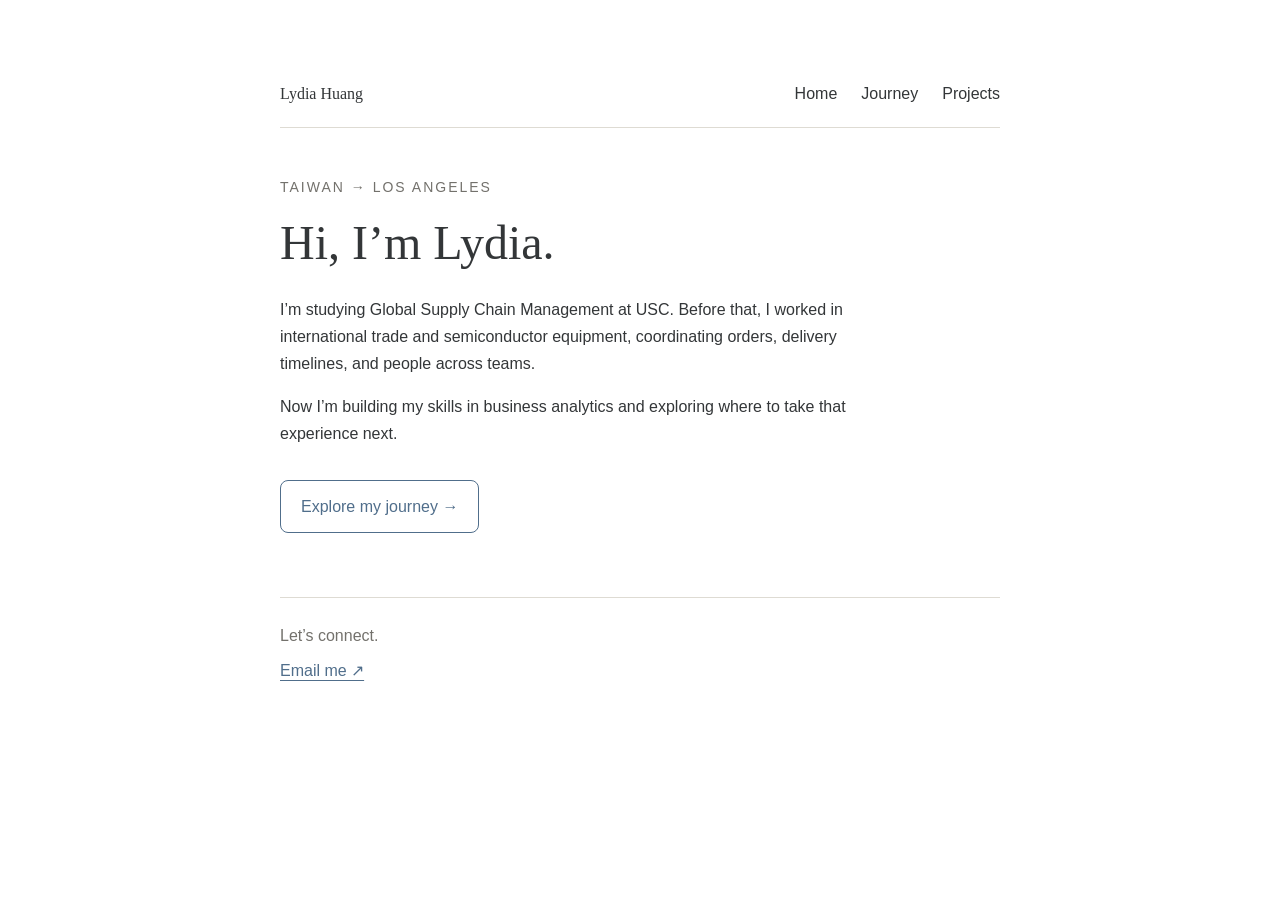
<file: index.html>
<!DOCTYPE html>
<html lang="en">
<head>
  <meta charset="UTF-8">
  <meta name="viewport" content="width=device-width, initial-scale=1">
  <title>Lydia Huang</title>
    <link rel="stylesheet" href="style.css">
</head>
<body>
      <header class="site-header">
    <a class="site-name" href="index.html">Lydia Huang</a>

        <nav>
      <a href="index.html">Home</a>
      <a href="journey.html">Journey</a>
      <a href="projects.html">Projects</a>
    </nav>
  </header>
  <main>
    <section class="intro">
      <p class="eyebrow">TAIWAN → LOS ANGELES</p>

      <h1>Hi, I’m Lydia.</h1>

      <p>
        I’m studying Global Supply Chain Management at USC.
        Before that, I worked in international trade and
        semiconductor equipment, coordinating orders,
        delivery timelines, and people across teams.
      </p>

      <p>
        Now I’m building my skills in business analytics
        and exploring where to take that experience next.
      </p>
      <a class="journey-link" href="journey.html">
  Explore my journey →
</a>
    </section>
  </main>
  <footer class="site-footer">
  <p>Let’s connect.</p>
  <a href="mailto:tsaihsua@marshall.usc.edu">Email me ↗</a>
</footer>
</body>
</html>
</file>
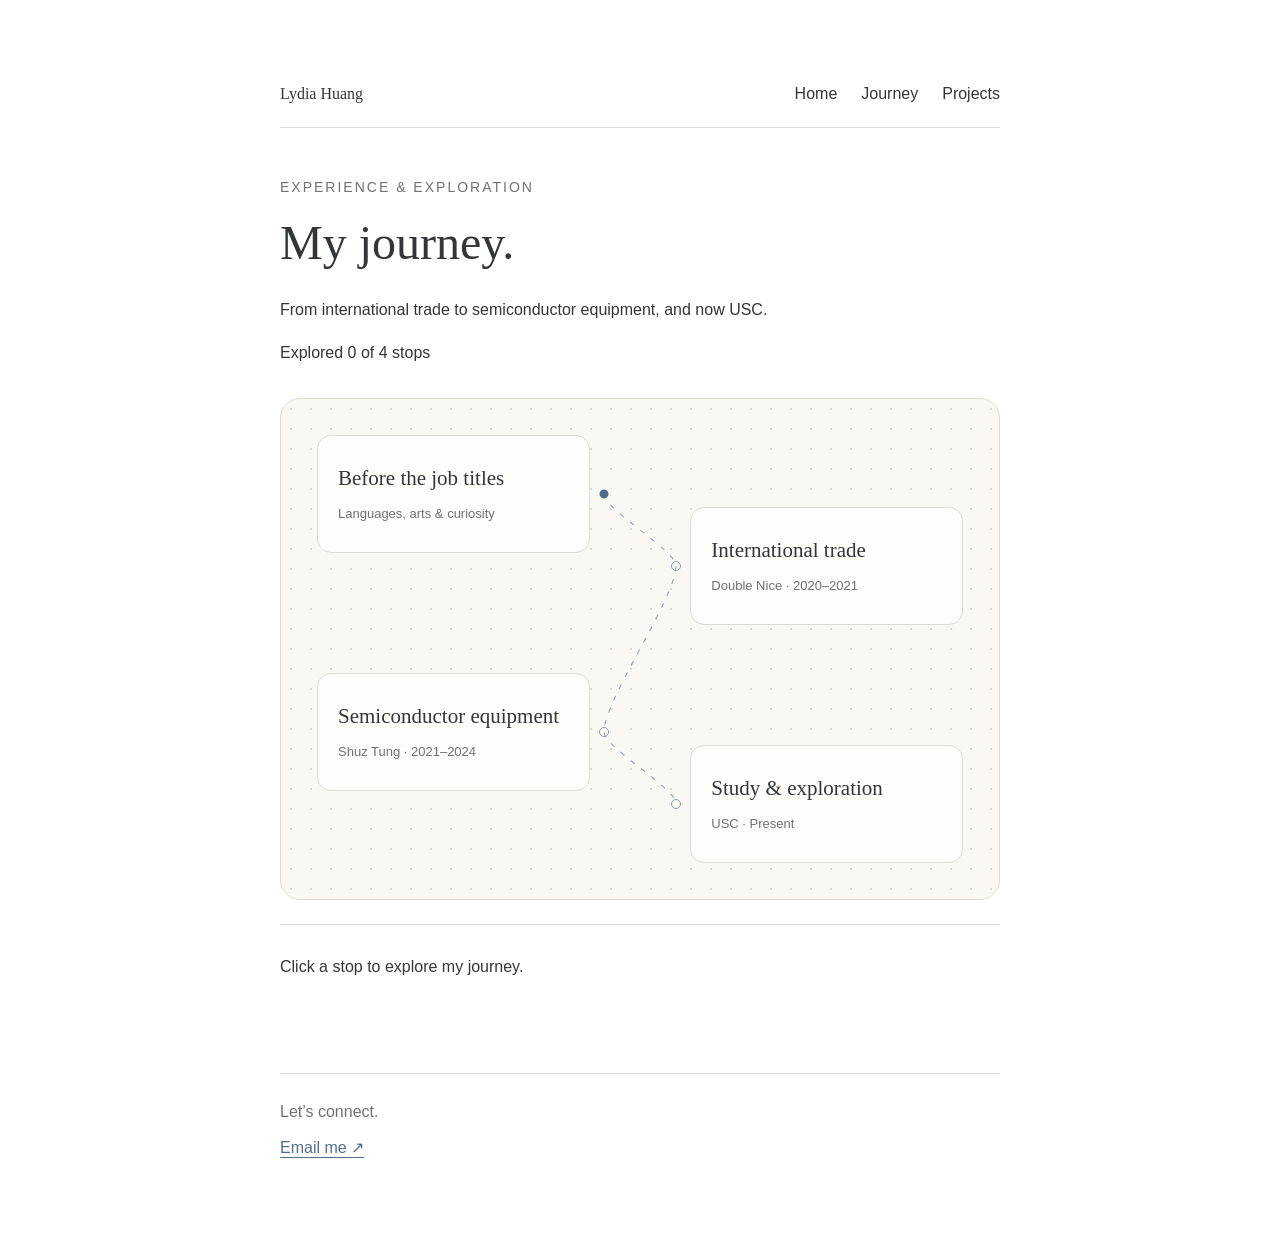
<file: journey.html>
<!DOCTYPE html>
<html lang="en">
<head>
  <meta charset="UTF-8">
  <meta name="viewport" content="width=device-width, initial-scale=1">
  <title>Journey | Lydia Huang</title>
  <link rel="stylesheet" href="style.css">
</head>
<body>
  <header class="site-header">
    <a class="site-name" href="index.html">Lydia Huang</a>

    <nav>
      <a href="index.html">Home</a>
      <a href="journey.html">Journey</a>
      <a href="projects.html">Projects</a>
    </nav>
  </header>

  <main>
    <p class="eyebrow">EXPERIENCE & EXPLORATION</p>
    <h1>My journey.</h1>
    <p>From international trade to semiconductor equipment, and now USC.</p>
    <p id="journey-progress" aria-live="polite">
  Explored 0 of 4 stops
</p>
    <div class="journey-map">
        <svg class="map-routes" aria-hidden="true">
  <path id="journey-route"></path>
  <circle
    id="journey-marker"
    r="6"
    fill="#68764c"
    stroke="#fffdf8"
    stroke-width="3"
    visibility="hidden"
  ></circle>
</svg>
<button type="button" class="map-node node-university">
  Before the job titles
  <span>Languages, arts &amp; curiosity</span>
</button>  
<button type="button" class="map-node node-trade">
    International trade
    <span>Double Nice · 2020–2021</span>
  </button>

  <button type="button" class="map-node node-equipment">
    Semiconductor equipment
    <span>Shuz Tung · 2021–2024</span>
  </button>
<div class="equipment-branches">
  <button type="button" data-section="1">
    Order-to-cash coordination
  </button>
  <button type="button" data-section="2">
    Project delivery coordination
  </button>
  <button type="button" data-section="3">
    Operational reporting
  </button>
</div>
  <button type="button" class="map-node node-study">
    Study & exploration
    <span>USC · Present</span>
  </button>
  </div>
<div id="journey-skills" class="skill-tags"></div>
    <div id="journey-detail">
  <p>Click a stop to explore my journey.</p>
</div>
  </main>
<footer class="site-footer">
  <p>Let’s connect.</p>
  <a href="mailto:tsaihsua@marshall.usc.edu">Email me ↗</a>
</footer>
  <script src="journey.js"></script>
</body>
</html>
</file>
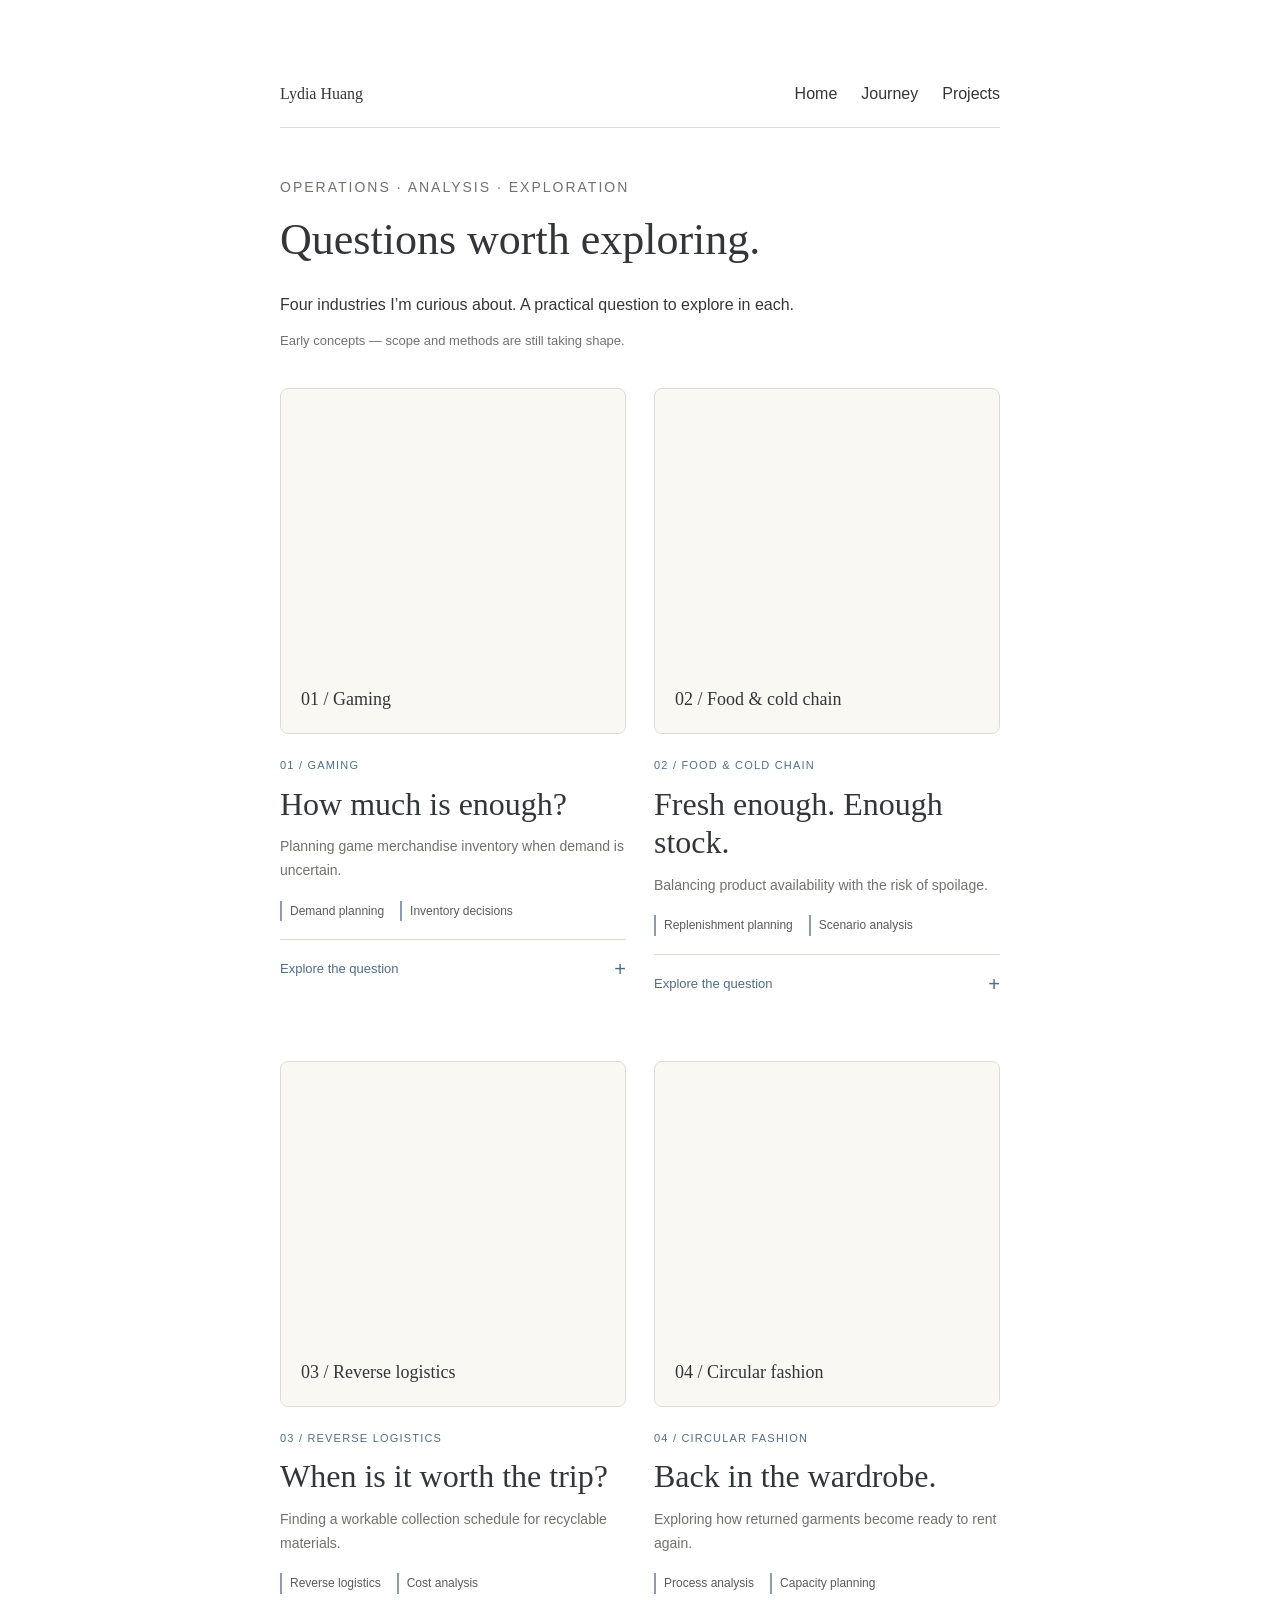
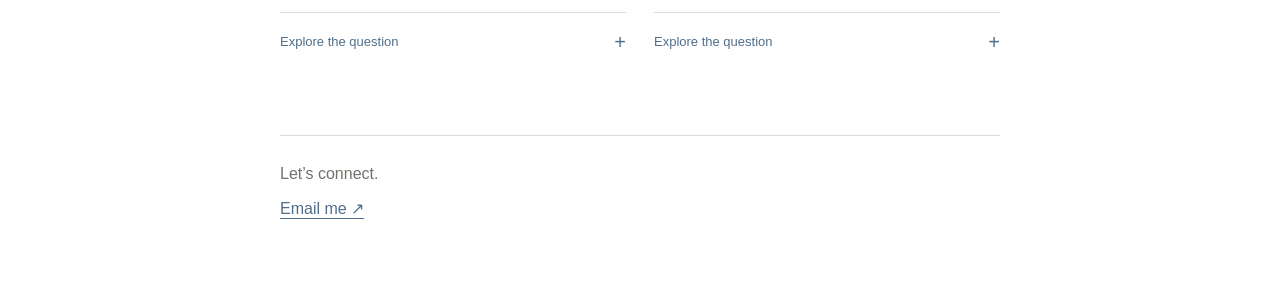
<file: projects.html>
<!DOCTYPE html>
<html lang="en">
<head>
  <meta charset="UTF-8">
  <meta name="viewport" content="width=device-width, initial-scale=1">
  <title>Projects | Lydia Huang</title>
  <link rel="stylesheet" href="style.css">
<link rel="stylesheet" href="projects.css">
</head>

<body>
  <header class="site-header">
    <a class="site-name" href="index.html">Lydia Huang</a>

    <nav aria-label="Main navigation">
      <a href="index.html">Home</a>
      <a href="journey.html">Journey</a>
      <a href="projects.html" aria-current="page">Projects</a>
    </nav>
  </header>

  <main class="projects-page">
  <p class="eyebrow">OPERATIONS · ANALYSIS · EXPLORATION</p>
  <h1>Questions worth exploring.</h1>
  <p class="projects-intro">
    Four industries I’m curious about.
    A practical question to explore in each.
  </p>

  <p class="projects-note">
    Early concepts — scope and methods are still taking shape.
  </p>

  <section class="project-list" aria-label="Project concepts">

    <article class="project-entry">
        <div class="project-image" aria-hidden="true">
  <!-- 找到素材後，取消下一行的註解 -->
  <!-- <img src="images/gaming.jpg" alt="" loading="lazy"> -->
  <span>01 / Gaming</span>
</div>
      <p class="project-category">01 / GAMING</p>
      <h2>How much is enough?</h2>
      <p class="project-summary">
        Planning game merchandise inventory when demand is uncertain.
      </p>

      <ul class="project-skills" aria-label="Related skills">
        <li>Demand planning</li>
        <li>Inventory decisions</li>
      </ul>

      <details class="project-concept">
        <summary>Explore the question</summary>
        <div>
          <p>
            How could different stocking decisions affect unsold
            inventory and missed sales?
          </p>
          <p>
            A possible approach: compare demand scenarios and let
            readers adjust the order quantity to explore the trade-offs.
          </p>
        </div>
      </details>
    </article>

    <article class="project-entry">
        <div class="project-image" aria-hidden="true">
  <!-- <img src="images/cold-chain.jpg" alt="" loading="lazy"> -->
  <span>02 / Food & cold chain</span>
</div>
      <p class="project-category">02 / FOOD & COLD CHAIN</p>
      <h2>Fresh enough. Enough stock.</h2>
      <p class="project-summary">
        Balancing product availability with the risk of spoilage.
      </p>

      <ul class="project-skills" aria-label="Related skills">
        <li>Replenishment planning</li>
        <li>Scenario analysis</li>
      </ul>

      <details class="project-concept">
        <summary>Explore the question</summary>
        <div>
          <p>
            How should replenishment change when products have
            a short shelf life and demand fluctuates?
          </p>
          <p>
            A possible approach: compare order quantities and delivery
            frequency, considering both shortages and waste.
          </p>
        </div>
      </details>
    </article>

    <article class="project-entry">
        <div class="project-image" aria-hidden="true">
  <!-- <img src="images/reverse-logistics.jpg" alt="" loading="lazy"> -->
  <span>03 / Reverse logistics</span>
</div>
      <p class="project-category">03 / REVERSE LOGISTICS</p>
      <h2>When is it worth the trip?</h2>
      <p class="project-summary">
        Finding a workable collection schedule for recyclable materials.
      </p>

      <ul class="project-skills" aria-label="Related skills">
        <li>Reverse logistics</li>
        <li>Cost analysis</li>
      </ul>

      <details class="project-concept">
        <summary>Explore the question</summary>
        <div>
          <p>
            When should materials be collected, and when does
            waiting for a larger load make sense?
          </p>
          <p>
            A possible approach: compare collection schedules against
            transport costs, storage limits, and waiting time.
          </p>
        </div>
      </details>
    </article>

    <article class="project-entry">
        <div class="project-image" aria-hidden="true">
  <!-- <img src="images/circular-fashion.jpg" alt="" loading="lazy"> -->
  <span>04 / Circular fashion</span>
</div>
      <p class="project-category">04 / CIRCULAR FASHION</p>
      <h2>Back in the wardrobe.</h2>
      <p class="project-summary">
        Exploring how returned garments become ready to rent again.
      </p>

      <ul class="project-skills" aria-label="Related skills">
        <li>Process analysis</li>
        <li>Capacity planning</li>
      </ul>

      <details class="project-concept">
        <summary>Explore the question</summary>
        <div>
          <p>
            Where do garments wait between return, inspection,
            cleaning, repair, and their next rental?
          </p>
          <p>
            A possible approach: map the turnaround process and compare
            how changes in capacity could affect garment availability.
          </p>
        </div>
      </details>
    </article>

  </section>
</main>

  <footer class="site-footer">
    <p>Let’s connect.</p>
    <a href="mailto:tsaihsua@marshall.usc.edu">Email me ↗</a>
  </footer>
</body>
</html>
</file>
<file: style.css>
/* 共用配色：霧藍作為互動重點，閱讀區維持中性色。 */
:root {
  --text: #333638;
  --muted: #73716c;
  --surface: #fffdf9;
  --border: #dedbd3;
  --map-bg: #faf8f3;
  --map-dot: #ded9ce;

  --accent: #506e8b;
  --accent-soft: #8b9dad;
  --route: #9ba9b4;

  --selected-bg: #eef2f4;
  --hover-bg: #f4f3ef;
  --tag-bg: #f5f3ee;
  --tag-text: #595b5b;
}

body {
  max-width: 720px;
  margin: 80px auto;
  padding: 0 24px;
  font-family: Arial, sans-serif;
  color: var(--text);
  line-height: 1.7;
}

h1 {
  font-family: Georgia, serif;
  font-size: 48px;
  font-weight: 400;
  margin: 12px 0 24px;
  line-height: 1.2;
}
.intro {
  max-width: 620px;
}

.eyebrow {
  font-size: 14px;
  letter-spacing: 2px;
  color: var(--muted);
}

.site-header {
  display: flex;
  justify-content: space-between;
  align-items: center;
  gap: 24px;
  padding-bottom: 20px;
  margin-bottom: 48px;
  border-bottom: 1px solid var(--border);
}
.site-header a {
  color: var(--text);
  text-decoration: none;
}
.site-name {
  font-family: Georgia, serif;
}
.site-header nav {
  display: flex;
  gap: 24px;
}
/* 四站地圖：大學左、貿易右、旭東左、USC 右 */
.journey-map {
  position: relative;
  display: grid;
  grid-template-columns: repeat(2, minmax(0, 1fr));
  grid-template-areas:
    "university trade"
    "equipment study";
  align-items: start;
  gap: 48px 40px;
  margin-top: 32px;
  padding: 36px;
  background-color: var(--map-bg);
  background-image: radial-gradient(var(--map-dot) 0.8px, transparent 0.8px);
  background-size: 20px 20px;
  border: 1px solid var(--border);
  border-radius: 20px;
}

.map-node {
  position: relative;
  z-index: 1;
  box-sizing: border-box;
  width: 90%;
  min-width: 0;
  margin: 0;
  padding: 28px 20px;
  align-self: start;
  justify-self: start;
  border: 1px solid var(--border);
  border-radius: 14px;
  background-color: var(--surface);
  color: var(--text);
  font-family: Georgia, serif;
  font-size: 21px;
  line-height: 1.35;
  text-align: left;
  overflow-wrap: anywhere;
  cursor: pointer;
  transition: background-color 180ms ease, border-color 180ms ease;
}

.map-node span {
  display: block;
  margin-top: 12px;
  color: var(--muted);
  font-family: Arial, sans-serif;
  font-size: 13px;
  line-height: 1.5;
}

.node-university { grid-area: university; }
.node-trade { grid-area: trade; }
.node-equipment { grid-area: equipment; }
.node-study { grid-area: study; }

.node-trade,
.node-study {
  justify-self: end;
  margin-top: 72px;
}

.map-node:hover {
  background-color: var(--hover-bg);
  border-color: var(--accent-soft);
}

.map-node.is-selected {
  background-color: var(--selected-bg);
  border-color: var(--accent);
}

.map-node:focus-visible {
  outline: 2px solid var(--accent);
  outline-offset: 4px;
}

/* 10px 圓點中心對齊 JS 的卡片外 14px 位置。
   absolute 定位以卡片內框為基準，因此需計入 1px 邊框。 */
.map-node::before {
  content: "";
  position: absolute;
  box-sizing: border-box;
  top: calc(50% - 5px);
  right: -20px;
  width: 10px;
  height: 10px;
  border: 1px solid var(--accent-soft);
  border-radius: 50%;
  background-color: var(--map-bg);
  box-shadow: 0 0 0 4px var(--map-bg);
  pointer-events: none;
}

.node-trade::before,
.node-study::before {
  right: auto;
  left: -20px;
}

/* 路線及移動標記由 journey.js 計算位置 */
.map-routes {
  position: absolute;
  inset: 0;
  z-index: 2;
  width: 100%;
  height: 100%;
  pointer-events: none;
}

.map-routes path {
  fill: none;
  stroke: var(--route);
  stroke-width: 1.2;
  stroke-dasharray: 5 8;
  stroke-linecap: butt;
  stroke-linejoin: round;
  vector-effect: non-scaling-stroke;
}

/* 只有移動標記填滿；各站的 ::before 維持空心。
   此規則也會取代 SVG 上原有的綠色 fill / stroke 屬性。 */
#journey-marker {
  fill: var(--accent);
  stroke: var(--map-bg);
  stroke-width: 3;
}

/* 舊 HTML 仍可能保留此容器，暫時隱藏以免參與 Grid 排版 */
.equipment-branches {
  display: none;
}

/* 技能標籤 */
.skill-tags {
  display: flex;
  flex-wrap: wrap;
  gap: 8px;
}

.skill-tags:not(:empty) {
  margin-top: 24px;
}

.skill-tags span,
.skill-tags button {
  max-width: 100%;
  box-sizing: border-box;
  padding: 6px 12px;
  border: 1px solid var(--border);
  border-radius: 999px;
  font-family: inherit;
  font-size: 13px;
  color: var(--tag-text);
  background-color: var(--tag-bg);
  overflow-wrap: anywhere;
}

.skill-tags button {
  cursor: pointer;
}

.skill-tags button:hover {
  background-color: var(--hover-bg);
}

/* 展開中的故事入口，與目前所在站使用相同提示色。 */
.skill-tags button[aria-expanded="true"] {
  background-color: var(--selected-bg);
  border-color: var(--accent-soft);
  color: var(--accent);
}

.skill-tags button:focus-visible {
  outline: 2px solid var(--accent);
  outline-offset: 3px;
}

/* 閱讀區 */
#journey-detail {
  margin-top: 24px;
  padding: 28px 0;
  border-top: 1px solid var(--border);
  line-height: 1.8;
  white-space: normal;
  overflow-wrap: anywhere;
}

#journey-detail h2 {
  margin: 28px 0 8px;
  font-size: 13px;
  font-weight: 700;
  letter-spacing: 0.5px;
  color: var(--text);
}

#journey-detail > h2:first-child {
  margin-top: 0;
}

#journey-detail p {
  margin: 0;
}

#journey-detail h2.is-highlighted {
  width: fit-content;
  max-width: 100%;
  border-radius: 4px;
  background-color: var(--selected-bg);
  color: var(--accent);
  box-shadow: -6px 0 0 var(--selected-bg), 6px 0 0 var(--selected-bg);
}

/* 首頁入口與共用頁尾 */
.journey-link {
  display: inline-block;
  margin-top: 16px;
  padding: 12px 20px;
  border: 1px solid var(--accent);
  border-radius: 8px;
  color: var(--accent);
  text-decoration: none;
}

.journey-link:hover {
  background-color: var(--selected-bg);
}

.journey-link:focus-visible {
  outline: 2px solid var(--accent);
  outline-offset: 4px;
}

.site-footer {
  margin-top: 64px;
  padding-top: 24px;
  border-top: 1px solid var(--border);
}

.site-footer p {
  margin: 0 0 8px;
  color: var(--muted);
}

.site-footer a {
  color: var(--accent);
  text-underline-offset: 4px;
}

/* 手機：單欄依時間排序，取消桌面位移 */
@media (max-width: 600px) {
  body { margin: 32px auto; }

  .site-header {
    flex-wrap: wrap;
    gap: 16px;
  }

  h1 { font-size: 36px; }

  .journey-map {
    grid-template-columns: minmax(0, 1fr);
    grid-template-areas: "university" "trade" "equipment" "study";
    gap: 24px;
    padding: 24px 16px;
  }

  .map-node {
    width: 100%;
    min-height: 112px;
    margin: 0;
    justify-self: stretch;
    font-size: 20px;
  }

  .map-node::before {
    right: auto;
    left: -14px;
  }
}

@media (prefers-reduced-motion: reduce) {
  .map-node { transition: none; }
}
</file>
<file: projects.css>
/* Projects 頁首 */
.projects-page h1 {
  max-width: 580px;
  font-size: clamp(34px, 5vw, 44px);
}

.projects-intro {
  max-width: 520px;
  margin-bottom: 12px;
}

.projects-note {
  margin: 0;
  color: var(--muted);
  font-size: 13px;
}

/* 桌面兩張一排；每張獨立展開 */
.project-list {
  display: grid;
  grid-template-columns: repeat(2, minmax(0, 1fr));
  align-items: start;
  gap: 48px 28px;
  margin-top: 36px;
}

.project-entry {
  min-width: 0;
}

/* 正方形圖片留位 */
.project-image {
  position: relative;
  aspect-ratio: 1;
  margin-bottom: 22px;
  overflow: hidden;
  isolation: isolate;
  border: 1px solid var(--border);
  border-radius: 8px;
  background: var(--map-bg);
}

/* 只有圖片變淡，不影響文字 */
.project-image img {
  position: absolute;
  inset: 0;
  width: 100%;
  height: 100%;
  object-fit: cover;
  opacity: 0.6;
}

/* 暖白薄霧，讓底部的小字保持清晰 */
.project-image::after {
  content: "";
  position: absolute;
  inset: 0;
  z-index: 1;
  background: linear-gradient(
    to bottom,
    transparent 55%,
    var(--map-bg) 100%
  );
  pointer-events: none;
}

.project-image span {
  position: absolute;
  left: 20px;
  right: 20px;
  bottom: 18px;
  z-index: 2;
  color: var(--text);
  font-family: Georgia, serif;
  font-size: 18px;
}

/* 標題與內容 */
.project-category {
  margin: 0 0 10px;
  color: var(--accent);
  font-size: 11px;
  letter-spacing: 1.2px;
}

.project-entry h2 {
  margin: 0 0 12px;
  font-family: Georgia, serif;
  font-size: clamp(26px, 3vw, 32px);
  font-weight: 400;
  line-height: 1.2;
  overflow-wrap: break-word;
}

.project-summary {
  margin: 0;
  color: var(--muted);
  font-size: 14px;
  line-height: 1.7;
}

.project-skills {
  display: flex;
  flex-wrap: wrap;
  gap: 8px 16px;
  margin: 18px 0;
  padding: 0;
  list-style: none;
  color: var(--tag-text);
  font-size: 12px;
}

.project-skills li {
  padding-left: 8px;
  border-left: 2px solid var(--accent-soft);
}

/* 保留研究構想的展開功能 */
.project-concept {
  border-top: 1px solid var(--border);
}

.project-concept summary {
  display: flex;
  align-items: center;
  justify-content: space-between;
  gap: 16px;
  padding: 12px 0;
  color: var(--accent);
  font-size: 13px;
  list-style: none;
  cursor: pointer;
}

.project-concept summary::-webkit-details-marker {
  display: none;
}

.project-concept summary::after {
  content: "+";
  font-size: 20px;
}

.project-concept[open] summary::after {
  content: "−";
}

.project-concept summary:hover {
  text-decoration: underline;
  text-underline-offset: 4px;
}

.project-concept summary:focus-visible {
  outline: 2px solid var(--accent);
  outline-offset: 3px;
}

.project-concept > div {
  padding: 16px;
  border-left: 2px solid var(--accent-soft);
  background: var(--map-bg);
}

.project-concept p {
  margin: 0;
  font-size: 14px;
}

.project-concept p + p {
  margin-top: 12px;
}

/* 手機改成一張一行 */
@media (max-width: 600px) {
  .project-list {
    grid-template-columns: minmax(0, 1fr);
    gap: 36px;
  }
}
</file>
